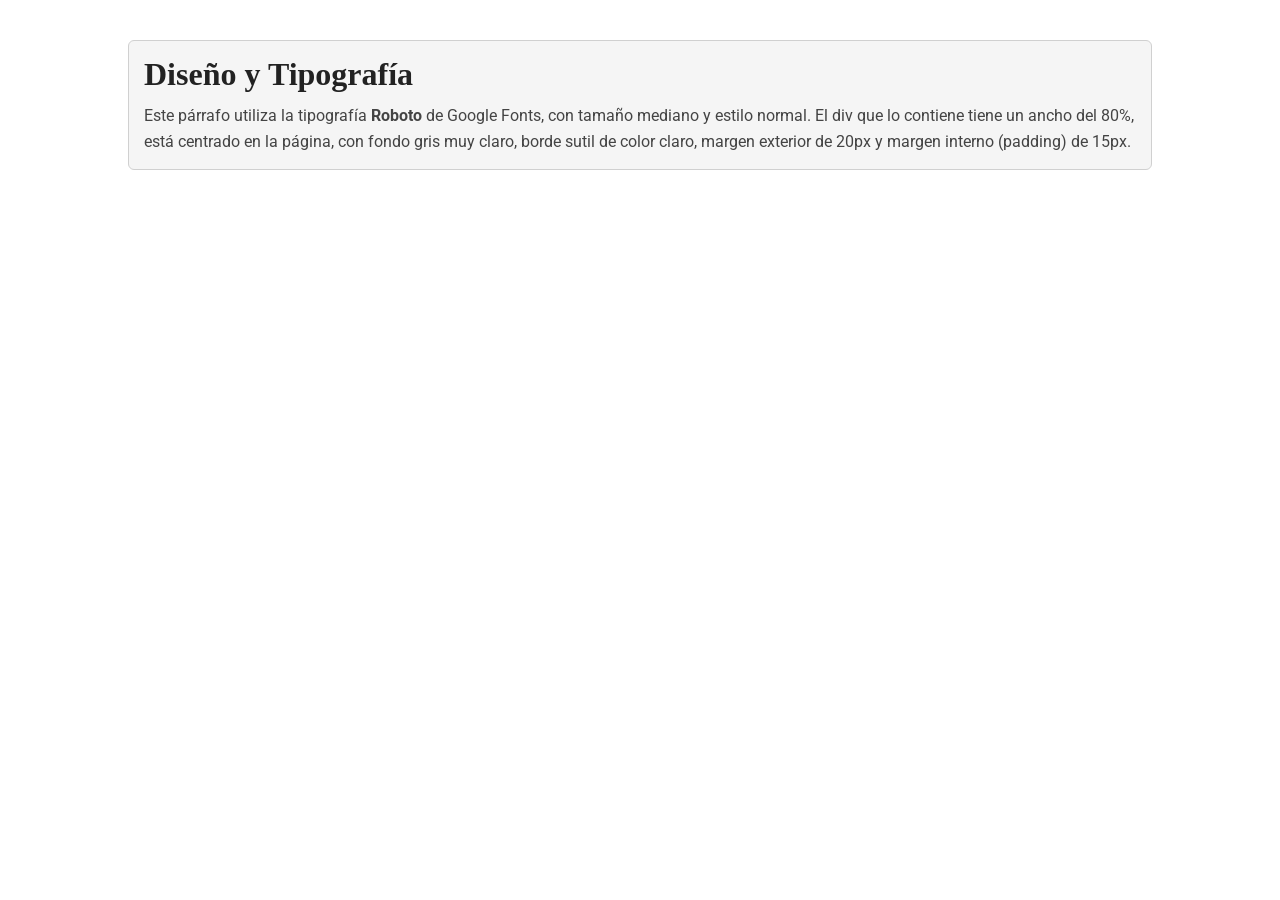
<file: ejercicio.html>
<!DOCTYPE html>
<!-- DOCTYPE le indica al navegador que este es un documento HTML5 moderno -->

<html lang="es">
<!-- <html> es el elemento raíz de toda la página.
     lang="es" declara el idioma español, importante para accesibilidad y SEO -->

<head>
  <!-- <head> contiene metadatos: información sobre la página, no contenido visible -->

  <meta charset="UTF-8">
  <!-- charset="UTF-8" permite mostrar caracteres especiales como ñ, á, é, etc. -->

  <meta name="viewport" content="width=device-width, initial-scale=1.0">
  <!-- viewport hace que la página se adapte al ancho del dispositivo (responsive).
       Sin esto, en móviles la página se vería muy pequeña. -->

  <title>Div Estilizado — Ejercicio CSS Externo</title>
  <!-- <title> es el texto que aparece en la pestaña del navegador -->

  <link rel="stylesheet" href="estilos.css">
  <!-- <link> vincula la hoja de estilos EXTERNA llamada "estilos.css".
       - rel="stylesheet" le dice al navegador que es una hoja de estilo CSS
       - href="estilos.css" es la ruta al archivo CSS (debe estar en la misma carpeta)
       Sin esta línea, el CSS no tendría efecto sobre el HTML. -->

</head>

<body>
  <!-- <body> contiene todo el contenido visible de la página -->

  <!-- =====================================================
       DIV CONTENEDOR PRINCIPAL
       La clase "contenedor" conecta este div con los
       estilos definidos en estilos.css (.contenedor { ... })
       ===================================================== -->
  <div class="contenedor">

    <!-- Titular principal: usa Times New Roman según el CSS.
         Es el elemento de mayor jerarquía visual dentro del div. -->
    <h1>Diseño y Tipografía</h1>

    <!-- Párrafo con Google Font Roboto, tamaño mediano, estilo normal.
         El CSS aplicará automáticamente todos sus estilos a este <p>. -->
    <p>
      Este párrafo utiliza la tipografía <strong>Roboto</strong> de Google Fonts,
      con tamaño mediano y estilo normal. El div que lo contiene tiene un ancho
      del 80%, está centrado en la página, con fondo gris muy claro, borde sutil
      de color claro, margen exterior de 20px y margen interno (padding) de 15px.
    </p>

  </div>
  <!-- Fin del div.contenedor -->

</body>
<!-- Fin del contenido visible -->

</html>
<!-- Fin del documento HTML -->
</file>
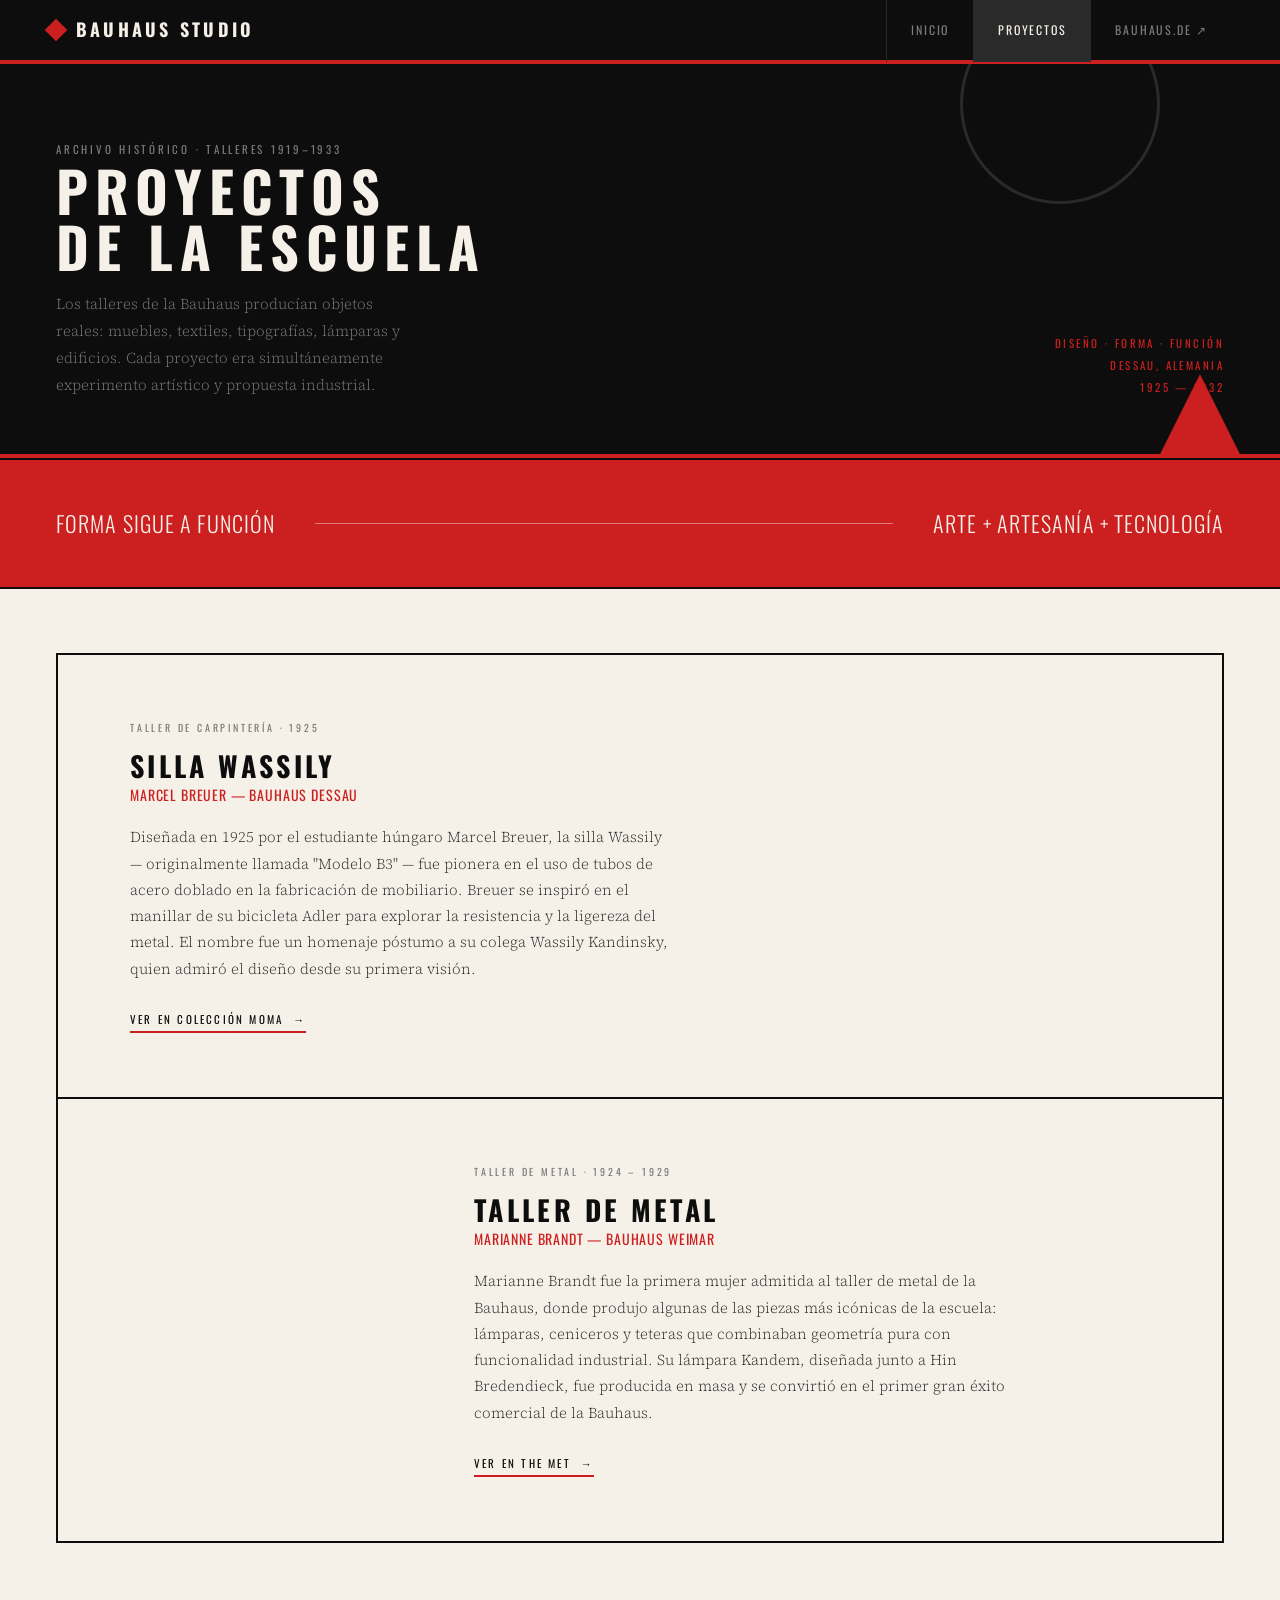
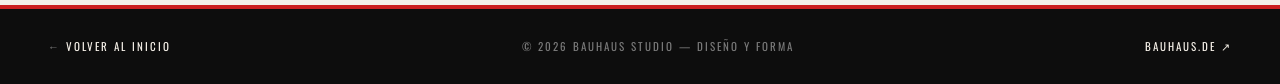
<file: proyectos.html>
<!DOCTYPE html>
<html lang="es">
<head>
  <meta charset="UTF-8" />
  <meta name="viewport" content="width=device-width, initial-scale=1.0" />
  <title>Proyectos — Bauhaus Estudio</title>
  <link rel="stylesheet" href="bauhaus.css" />
</head>
<body>

  <!-- ===================== NAVEGACIÓN ===================== -->
  <nav class="nav">
    <div class="nav__logo">
      <span class="nav__logo-square"></span>
      Bauhaus Studio
    </div>
    <ul class="nav__links">
      <li><a href="index.html">Inicio</a></li>
      <li><a href="proyectos.html" class="active">Proyectos</a></li>
      <li><a href="https://www.bauhaus.de/en/" target="_blank" rel="noopener">Bauhaus.de ↗</a></li>
    </ul>
  </nav>

  <!-- ===================== PAGE HEADER ===================== -->
  <header class="page-header">
    <div>
      <span class="hero__overline">Archivo histórico · Talleres 1919–1933</span>

      <!-- h1 requerido -->
      <h1>Proyectos<br/>de la Escuela</h1>

      <!-- Párrafo (15 px) -->
      <p>
        Los talleres de la Bauhaus producían objetos reales: muebles, textiles,
        tipografías, lámparas y edificios. Cada proyecto era simultáneamente
        experimento artístico y propuesta industrial.
      </p>
    </div>
    <div class="page-header__label">
      <span>Diseño · Forma · Función</span><br/>
      <span>Dessau, Alemania</span><br/>
      <span>1925 — 1932</span>
    </div>
  </header>

  <!-- ===================== MANIFIESTO ===================== -->
  <div class="manifesto">
    <span class="manifesto__text">Forma sigue a función</span>
    <span class="manifesto__line"></span>
    <span class="manifesto__text">Arte + Artesanía + Tecnología</span>
  </div>

  <!-- ===================== PROYECTO 1 — MARCEL BREUER ===================== -->
  <section class="projects-grid">

    <article class="project-card project-card--text-only">

      <div class="project-card__info">
        <span class="project-card__tag">Taller de Carpintería · 1925</span>

        <!-- h1 de la tarjeta -->
        <h1>Silla Wassily</h1>

        <!-- h2 con color rojo definido -->
        <h2>Marcel Breuer — Bauhaus Dessau</h2>

        <!-- Párrafo (15 px) -->
        <p>
          Diseñada en 1925 por el estudiante húngaro Marcel Breuer, la silla Wassily —
          originalmente llamada "Modelo B3" — fue pionera en el uso de tubos de acero
          doblado en la fabricación de mobiliario. Breuer se inspiró en el manillar de su
          bicicleta Adler para explorar la resistencia y la ligereza del metal.
          El nombre fue un homenaje póstumo a su colega Wassily Kandinsky, quien
          admiró el diseño desde su primera visión.
        </p>

        <!-- Enlace externo requerido -->
        <a
          class="project-card__link"
          href="https://www.moma.org/collection/works/4271"
          target="_blank"
          rel="noopener noreferrer"
        >
          Ver en colección MoMA
        </a>
      </div>

    </article>

    <!-- ===================== PROYECTO 2 — MARIANNE BRANDT ===================== -->
    <article class="project-card reverse project-card--text-only">

      <div class="project-card__info">
        <span class="project-card__tag">Taller de Metal · 1924 – 1929</span>

        <!-- h1 de la tarjeta -->
        <h1>Taller de Metal</h1>

        <!-- h2 con color rojo -->
        <h2>Marianne Brandt — Bauhaus Weimar</h2>

        <!-- Párrafo (15 px) -->
        <p>
          Marianne Brandt fue la primera mujer admitida al taller de metal de la Bauhaus,
          donde produjo algunas de las piezas más icónicas de la escuela: lámparas, ceniceros
          y teteras que combinaban geometría pura con funcionalidad industrial.
          Su lámpara Kandem, diseñada junto a Hin Bredendieck, fue producida en masa y se
          convirtió en el primer gran éxito comercial de la Bauhaus.
        </p>

        <!-- Enlace externo -->
        <a
          class="project-card__link"
          href="https://www.metmuseum.org/art/collection/search/488030"
          target="_blank"
          rel="noopener noreferrer"
        >
          Ver en The Met
        </a>
      </div>

    </article>

  </section>

  <!-- ===================== FOOTER ===================== -->
  <footer class="footer">
    <span>← <a href="index.html">Volver al inicio</a></span>
    <span>© 2026 Bauhaus Studio — Diseño y Forma</span>
    <a href="https://www.bauhaus.de/en/" target="_blank" rel="noopener">bauhaus.de ↗</a>
  </footer>

</body>
</html>
</file>
<file: estilos.css>
/* ============================================================
   HOJA DE ESTILOS EXTERNA — estilos.css
   Vinculada desde index.html mediante <link rel="stylesheet">
   ============================================================ */

/* --- Importación de Google Font "Roboto" desde la web ---
   Esto trae la fuente Roboto directamente de los servidores de Google.
   Se importa al inicio del CSS para que esté disponible en todo el archivo. */
@import url('https://fonts.googleapis.com/css2?family=Roboto:wght@400&display=swap');

/* --- Estilos generales del body (página completa) ---
   Usamos background neutro para que el div resalte sobre él. */
body {
  background-color: #ffffff; /* Fondo blanco para la página */
  margin: 0;                 /* Elimina el margen por defecto del navegador */
  padding: 20px;             /* Pequeño respiro interior en la página */
}

/* --- Estilos del div contenedor principal ---
   Este bloque aplica todas las propiedades visuales pedidas. */
.contenedor {

  /* ANCHO: el div ocupa el 80% del ancho de su elemento padre (el body).
     Esto hace que en pantallas grandes no sea demasiado ancho. */
  width: 80%;

  /* CENTRADO HORIZONTAL: margin auto a los lados centra cualquier elemento
     en bloque que tenga un ancho definido. */
  margin: 20px auto;
  /* ↑ "20px" es el margen superior e inferior, "auto" centra horizontalmente */

  /* MARGEN INTERNO (padding): espacio entre el borde del div y su contenido.
     15px en los cuatro lados (arriba, derecha, abajo, izquierda). */
  padding: 15px;

  /* FONDO GRIS MUY CLARO: valor hexadecimal cercano al blanco con toque gris. */
  background-color: #f5f5f5;

  /* BORDE SUTIL DE COLOR CLARO:
     - 1px de grosor (muy fino = sutil)
     - "solid" = línea continua
     - #d0d0d0 = gris claro (no negro, no llamativo) */
  border: 1px solid #d0d0d0;

  /* BORDER-RADIUS opcional: esquinas levemente redondeadas para suavizar el borde */
  border-radius: 6px;
}

/* --- Estilos para el titular <h1> dentro del div ---
   Se usa Times New Roman, una fuente serif clásica con presencia.
   El tamaño es mayor que el del párrafo para establecer jerarquía visual. */
.contenedor h1 {
  font-family: 'Times New Roman', Times, serif;
  /* ↑ Times New Roman primero; si no está disponible, usa "Times" o cualquier serif */

  font-size: 2rem;
  /* ↑ "rem" es relativo al tamaño base del navegador (generalmente 16px).
       2rem = 32px aprox. Mayor que el texto del párrafo. */

  color: #222222;            /* Color oscuro para buen contraste sobre fondo claro */
  margin-top: 0;             /* Elimina el margen superior por defecto del h1 */
  margin-bottom: 10px;       /* Pequeño espacio entre el título y el párrafo */
}

/* --- Estilos para el párrafo <p> dentro del div ---
   Usa Google Font Roboto, tamaño mediano, estilo normal (no cursiva). */
.contenedor p {
  font-family: 'Roboto', sans-serif;
  /* ↑ Fuente Roboto importada de Google Fonts. "sans-serif" es el respaldo
       por si Roboto no carga (ej: sin conexión). */

  font-size: 1rem;
  /* ↑ Tamaño mediano: 1rem = 16px base del navegador (tamaño de lectura estándar) */

  font-style: normal;
  /* ↑ Estilo normal: asegura que NO sea cursiva (italic).
       Aunque "normal" es el valor por defecto, se declara explícitamente
       para que quede documentado en el código. */

  font-weight: 400;
  /* ↑ Peso 400 = Regular (ni negrita ni thin). Es el peso "Roboto" que
       se importó en el @import de arriba. */

  line-height: 1.6;          /* Interlineado cómodo para lectura */
  color: #444444;            /* Gris oscuro para el texto, más suave que negro puro */
  margin: 0;                 /* Sin margen extra en el párrafo */
}
</file>
<file: bauhaus.css>
/* =============================================
   BAUHAUS DESIGN STUDIO — External Stylesheet
   Inspired by the Bauhaus school (1919–1933)
   ============================================= */

@import url('https://fonts.googleapis.com/css2?family=Oswald:wght@300;400;700&family=Source+Serif+4:ital,wght@0,300;0,400;1,300&display=swap');

/* === CSS VARIABLES === */
:root {
  --black:   #0d0d0d;
  --white:   #f5f0e8;
  --red:     #cc1f1f;
  --yellow:  #e8b400;
  --gray:    #2a2a2a;
  --mid:     #7a7a7a;
  --border:  2px solid var(--black);
}

/* === RESET & BASE === */
*, *::before, *::after {
  margin: 0;
  padding: 0;
  box-sizing: border-box;
}

html {
  font-size: 16px;
  scroll-behavior: smooth;
}

body {
  background-color: var(--white);
  color: var(--black);
  font-family: 'Source Serif 4', Georgia, serif;
  font-size: 15px;
  line-height: 1.75;
  min-height: 100vh;
}

/* === TYPOGRAPHY === */
h1 {
  font-family: 'Oswald', sans-serif;
  font-size: 25px;
  font-weight: 700;
  text-transform: uppercase;
  letter-spacing: 0.12em;
  line-height: 1.2;
}

h2 {
  font-family: 'Oswald', sans-serif;
  font-size: 20px;
  font-weight: 400;
  color: var(--red);        /* h2 color definido */
  text-transform: uppercase;
  letter-spacing: 0.08em;
  line-height: 1.3;
}

h3 {
  font-family: 'Oswald', sans-serif;
  font-size: 14px;
  font-weight: 300;
  text-transform: uppercase;
  letter-spacing: 0.2em;
  color: var(--mid);
}

p {
  font-size: 15px;
  font-weight: 300;
  max-width: 60ch;
  line-height: 1.8;
}

a {
  color: inherit;
  text-decoration: none;
}

/* === BAUHAUS GEOMETRIC DECORATION === */
.geo-accent {
  display: block;
  width: 40px;
  height: 4px;
  background: var(--red);
  margin: 12px 0 24px 0;
}

.circle-deco {
  width: 80px;
  height: 80px;
  border-radius: 50%;
  border: var(--border);
  background: var(--yellow);
  flex-shrink: 0;
}

/* === NAVIGATION === */
.nav {
  background: var(--black);
  color: var(--white);
  display: flex;
  align-items: center;
  justify-content: space-between;
  padding: 0 48px;
  height: 64px;
  position: sticky;
  top: 0;
  z-index: 100;
  border-bottom: 4px solid var(--red);
}

.nav__logo {
  font-family: 'Oswald', sans-serif;
  font-size: 18px;
  font-weight: 700;
  letter-spacing: 0.18em;
  text-transform: uppercase;
  color: var(--white);
  display: flex;
  align-items: center;
  gap: 12px;
}

.nav__logo-square {
  width: 16px;
  height: 16px;
  background: var(--red);
  transform: rotate(45deg);
  flex-shrink: 0;
}

.nav__links {
  display: flex;
  gap: 0;
  list-style: none;
}

.nav__links li a {
  display: block;
  padding: 0 24px;
  height: 64px;
  line-height: 64px;
  font-family: 'Oswald', sans-serif;
  font-size: 12px;
  letter-spacing: 0.15em;
  text-transform: uppercase;
  color: var(--mid);
  border-left: 1px solid var(--gray);
  transition: color 0.2s, background 0.2s;
}

.nav__links li a:hover,
.nav__links li a.active {
  color: var(--white);
  background: var(--gray);
}

/* === HERO SECTION (index) === */
.hero {
  display: grid;
  grid-template-columns: 1fr 1fr;
  min-height: calc(100vh - 64px);
  border-bottom: var(--border);
}

.hero__text {
  padding: 80px 56px;
  display: flex;
  flex-direction: column;
  justify-content: center;
  border-right: var(--border);
  position: relative;
}

.hero__overline {
  font-family: 'Oswald', sans-serif;
  font-size: 11px;
  letter-spacing: 0.25em;
  text-transform: uppercase;
  color: var(--mid);
  margin-bottom: 20px;
}

.hero__text h1 {
  font-size: 48px;
  line-height: 1.05;
  margin-bottom: 8px;
}

.hero__text h1 span {
  color: var(--red);
}

.hero__text h2 {
  margin-bottom: 28px;
}

.hero__text p {
  margin-bottom: 40px;
  color: var(--gray);
}

.hero__cta {
  display: inline-block;
  font-family: 'Oswald', sans-serif;
  font-size: 12px;
  letter-spacing: 0.2em;
  text-transform: uppercase;
  padding: 14px 32px;
  border: var(--border);
  background: var(--black);
  color: var(--white);
  transition: background 0.2s, color 0.2s;
  align-self: flex-start;
}

.hero__cta:hover {
  background: var(--red);
  border-color: var(--red);
}

.hero__image-wrap {
  position: relative;
  overflow: hidden;
  background: var(--gray);
}

.hero__image-wrap img {
  width: 100%;
  height: 100%;
  object-fit: cover;
  filter: grayscale(20%) contrast(1.05);
  display: block;
  transition: transform 0.6s ease;
}

.hero__image-wrap:hover img {
  transform: scale(1.03);
}

.hero__image-caption {
  position: absolute;
  bottom: 0;
  left: 0;
  right: 0;
  background: rgba(13,13,13,0.72);
  color: var(--white);
  font-family: 'Oswald', sans-serif;
  font-size: 10px;
  letter-spacing: 0.18em;
  text-transform: uppercase;
  padding: 10px 16px;
}

/* === INFO STRIP === */
.info-strip {
  display: grid;
  grid-template-columns: repeat(3, 1fr);
  border-bottom: var(--border);
}

.info-strip__item {
  padding: 40px 48px;
  border-right: var(--border);
}

.info-strip__item:last-child {
  border-right: none;
}

.info-strip__num {
  font-family: 'Oswald', sans-serif;
  font-size: 40px;
  font-weight: 700;
  line-height: 1;
  margin-bottom: 8px;
}

.info-strip__num.red { color: var(--red); }
.info-strip__num.yellow { color: var(--yellow); }

/* === ABOUT SECTION (index bottom) === */
.about {
  display: grid;
  grid-template-columns: 340px 1fr;
  min-height: 320px;
  border-bottom: var(--border);
}

.about__sidebar {
  background: var(--black);
  color: var(--white);
  padding: 56px 40px;
  display: flex;
  flex-direction: column;
  justify-content: space-between;
  border-right: var(--border);
}

.about__sidebar-quote {
  font-family: 'Source Serif 4', serif;
  font-style: italic;
  font-size: 18px;
  line-height: 1.5;
  color: var(--yellow);
}

.about__sidebar-attr {
  font-family: 'Oswald', sans-serif;
  font-size: 11px;
  letter-spacing: 0.2em;
  color: var(--mid);
  text-transform: uppercase;
  margin-top: 16px;
}

.about__body {
  padding: 56px 64px;
}

.about__body h2 {
  margin-bottom: 16px;
}

.about__body p {
  max-width: 55ch;
}

.about__body p + p {
  margin-top: 16px;
}

/* === FOOTER === */
.footer {
  background: var(--black);
  color: var(--mid);
  padding: 28px 48px;
  display: flex;
  justify-content: space-between;
  align-items: center;
  font-family: 'Oswald', sans-serif;
  font-size: 11px;
  letter-spacing: 0.18em;
  text-transform: uppercase;
  border-top: 4px solid var(--red);
}

.footer a {
  color: var(--white);
  transition: color 0.2s;
}

.footer a:hover {
  color: var(--red);
}

/* =============================================
   PROJECTS PAGE (proyectos.html)
   ============================================= */

.page-header {
  background: var(--black);
  color: var(--white);
  padding: 72px 56px 56px;
  display: grid;
  grid-template-columns: 1fr auto;
  align-items: end;
  border-bottom: 4px solid var(--red);
  position: relative;
  overflow: hidden;
}

.page-header::before {
  content: '';
  position: absolute;
  top: -60px;
  right: 120px;
  width: 200px;
  height: 200px;
  border-radius: 50%;
  border: 3px solid var(--gray);
  pointer-events: none;
}

.page-header::after {
  content: '';
  position: absolute;
  bottom: 0;
  right: 40px;
  width: 80px;
  height: 80px;
  background: var(--red);
  clip-path: polygon(50% 0%, 0% 100%, 100% 100%);
  pointer-events: none;
}

.page-header h1 {
  font-size: 56px;
  line-height: 1;
}

.page-header p {
  color: var(--mid);
  max-width: 44ch;
  margin-top: 16px;
  font-size: 15px;
}

.page-header__label {
  font-family: 'Oswald', sans-serif;
  font-size: 11px;
  letter-spacing: 0.22em;
  color: var(--red);
  text-transform: uppercase;
  text-align: right;
  line-height: 2;
}

/* === PROJECT CARD === */
.projects-grid {
  padding: 64px 56px;
  display: grid;
  grid-template-columns: 1fr;
  gap: 0;
}

.project-card {
  display: grid;
  grid-template-columns: 1fr 1fr;
  border: var(--border);
  margin-bottom: -2px;          /* overlap borders */
  background: var(--white);
  transition: background 0.2s;
}

.project-card:hover {
  background: #faf5ec;
}

.project-card.reverse {
  direction: rtl;
}

.project-card.reverse > * {
  direction: ltr;
}

.project-card__images {
  display: grid;
  grid-template-columns: 1fr 1fr;
  border-right: var(--border);
  overflow: hidden;
}

.project-card.reverse .project-card__images {
  border-right: none;
  border-left: var(--border);
}

.project-card__images img {
  width: 100%;
  height: 100%;
  object-fit: cover;
  min-height: 300px;
  display: block;
  transition: transform 0.5s ease, filter 0.3s ease;
  filter: grayscale(15%);
}

.project-card__images img:first-child {
  border-right: var(--border);
}

.project-card__images img:hover {
  transform: scale(1.04);
  filter: grayscale(0%);
}

.project-card__info {
  padding: 52px 48px;
  display: flex;
  flex-direction: column;
  justify-content: center;
}

.project-card__tag {
  font-family: 'Oswald', sans-serif;
  font-size: 10px;
  letter-spacing: 0.28em;
  text-transform: uppercase;
  color: var(--mid);
  margin-bottom: 12px;
}

.project-card__info h1 {
  font-size: 28px;
  margin-bottom: 4px;
}

.project-card__info h2 {
  font-size: 14px;
  margin-bottom: 20px;
  letter-spacing: 0.06em;
}

.project-card__info p {
  font-size: 15px;
  color: var(--gray);
  line-height: 1.75;
  margin-bottom: 28px;
}

.project-card__link {
  display: inline-flex;
  align-items: center;
  gap: 10px;
  font-family: 'Oswald', sans-serif;
  font-size: 11px;
  letter-spacing: 0.2em;
  text-transform: uppercase;
  color: var(--black);
  border-bottom: 2px solid var(--red);
  padding-bottom: 2px;
  align-self: flex-start;
  transition: color 0.2s;
}

.project-card__link::after {
  content: '→';
  transition: transform 0.2s;
}

.project-card__link:hover {
  color: var(--red);
}

.project-card__link:hover::after {
  transform: translateX(4px);
}

/* === MANIFESTO STRIP (proyectos) === */
.manifesto {
  background: var(--red);
  color: var(--white);
  padding: 48px 56px;
  display: flex;
  align-items: center;
  gap: 40px;
  border-top: var(--border);
  border-bottom: var(--border);
}

.manifesto__text {
  font-family: 'Oswald', sans-serif;
  font-size: 22px;
  font-weight: 300;
  letter-spacing: 0.05em;
  line-height: 1.4;
  text-transform: uppercase;
}

.manifesto__line {
  flex: 1;
  height: 1px;
  background: rgba(255,255,255,0.4);
}

/* === PROJECT CARD — solo texto (sin imágenes) === */
.project-card--text-only {
  grid-template-columns: 1fr;
  direction: ltr;
}

.project-card--text-only .project-card__info {
  padding: 64px 72px;
  max-width: 820px;
}

.project-card--text-only .project-card__info p {
  max-width: 68ch;
}


@media (max-width: 900px) {
  .hero,
  .project-card,
  .about {
    grid-template-columns: 1fr;
  }

  .hero__image-wrap {
    min-height: 260px;
  }

  .info-strip {
    grid-template-columns: 1fr;
  }

  .info-strip__item {
    border-right: none;
    border-bottom: var(--border);
  }

  .nav {
    padding: 0 20px;
  }

  .project-card__images {
    min-height: 240px;
    border-right: none;
    border-bottom: var(--border);
  }

  .page-header {
    grid-template-columns: 1fr;
    padding: 48px 24px 40px;
  }

  .project-card.reverse {
    direction: ltr;
  }
   /* =============================================
   DIV EJERCICIO — Requisitos de actividad
   ============================================= */

.contenedor-ejercicio {
  width: 80%;                    /* Ancho del 80% de la página */
  margin: 20px auto;             /* 20px arriba/abajo, auto = centrado horizontal */
  padding: 15px;                 /* Margen interno de 15px en los 4 lados */
  background-color: #f5f0e8;     /* Tu mismo fondo crema de la página */
  border: 1px solid #7a7a7a;     /* Borde sutil usando tu variable --mid */
  border-radius: 6px;
}

.contenedor-ejercicio__titulo {
  font-family: 'Oswald', sans-serif;   /* Tu fuente original */
  font-size: 2rem;
  font-weight: 700;
  text-transform: uppercase;
  letter-spacing: 0.12em;
  color: #0d0d0d;
  margin-bottom: 10px;
}

.contenedor-ejercicio__texto {
  font-family: 'Source Serif 4', serif; /* Tu fuente original */
  font-size: 15px;
  font-weight: 300;
  font-style: normal;
  line-height: 1.8;
  color: #2a2a2a;
  max-width: 100%;
}
}
</file>
